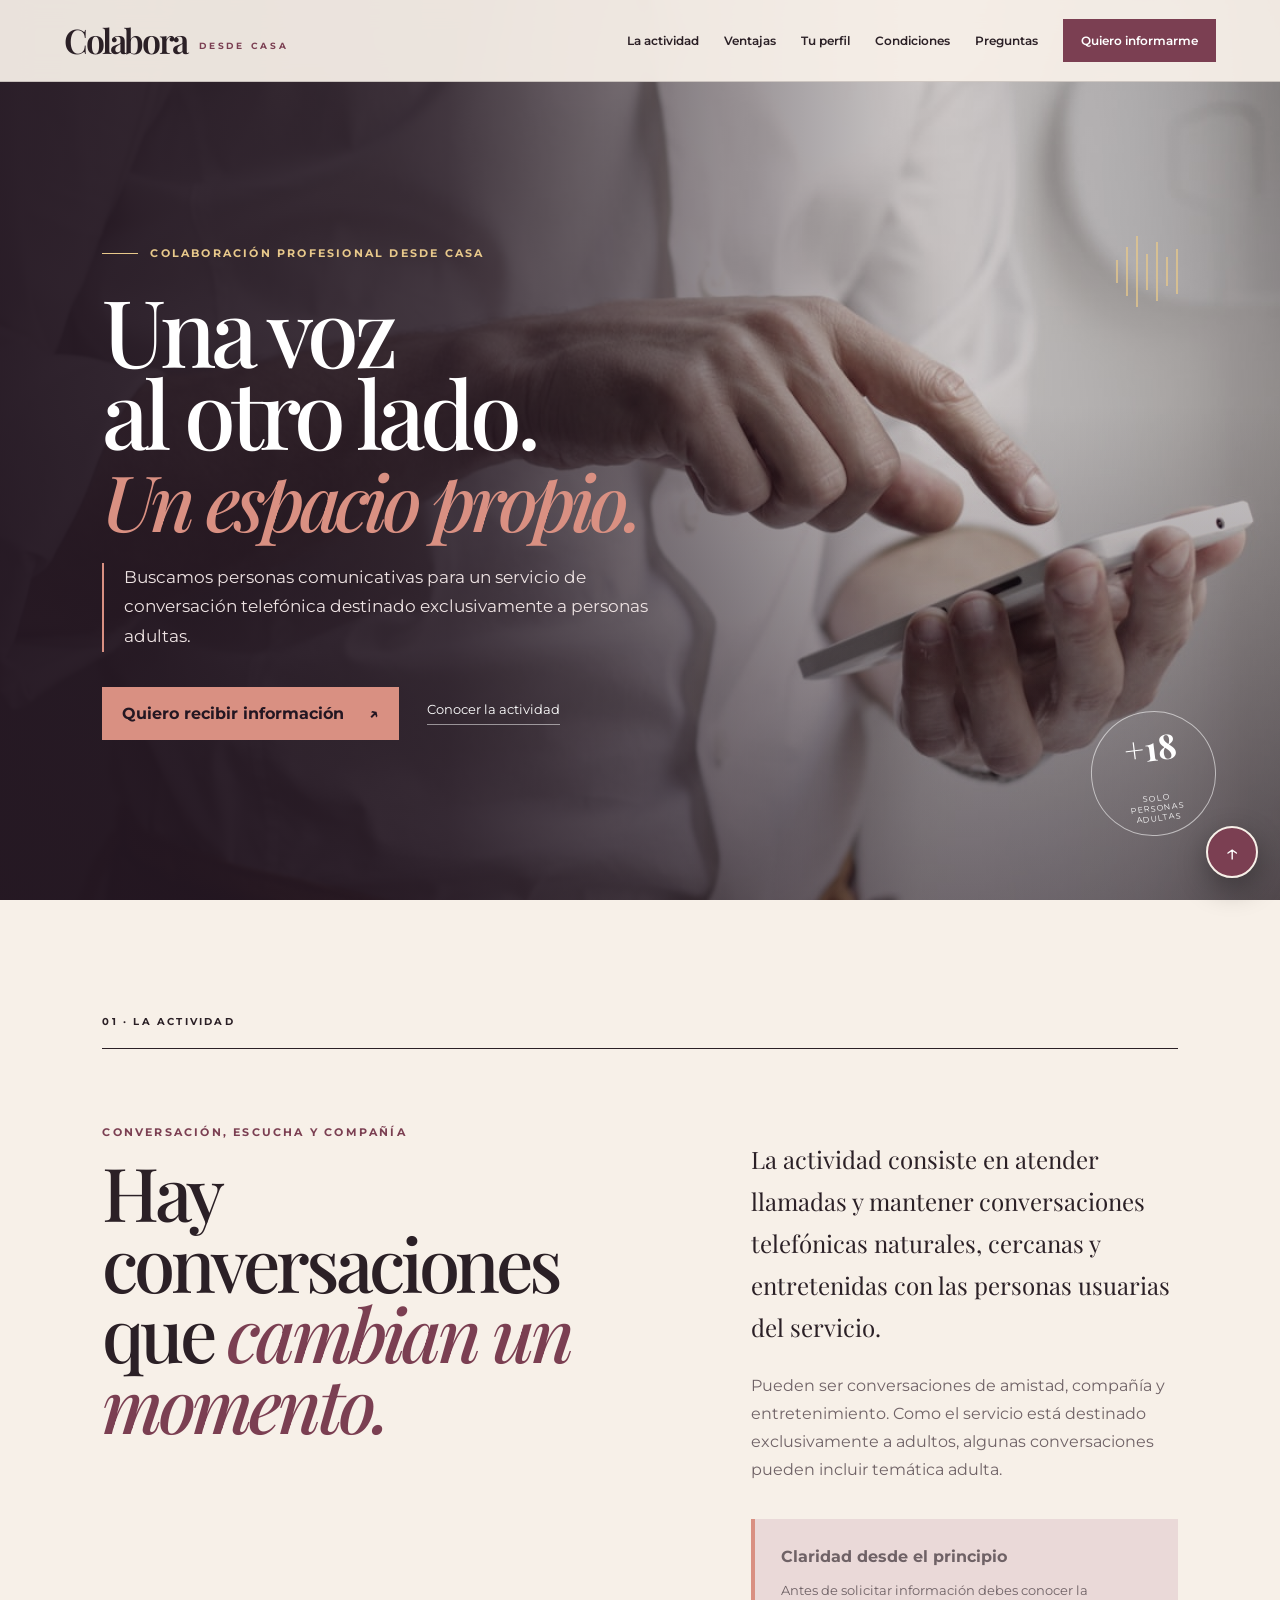
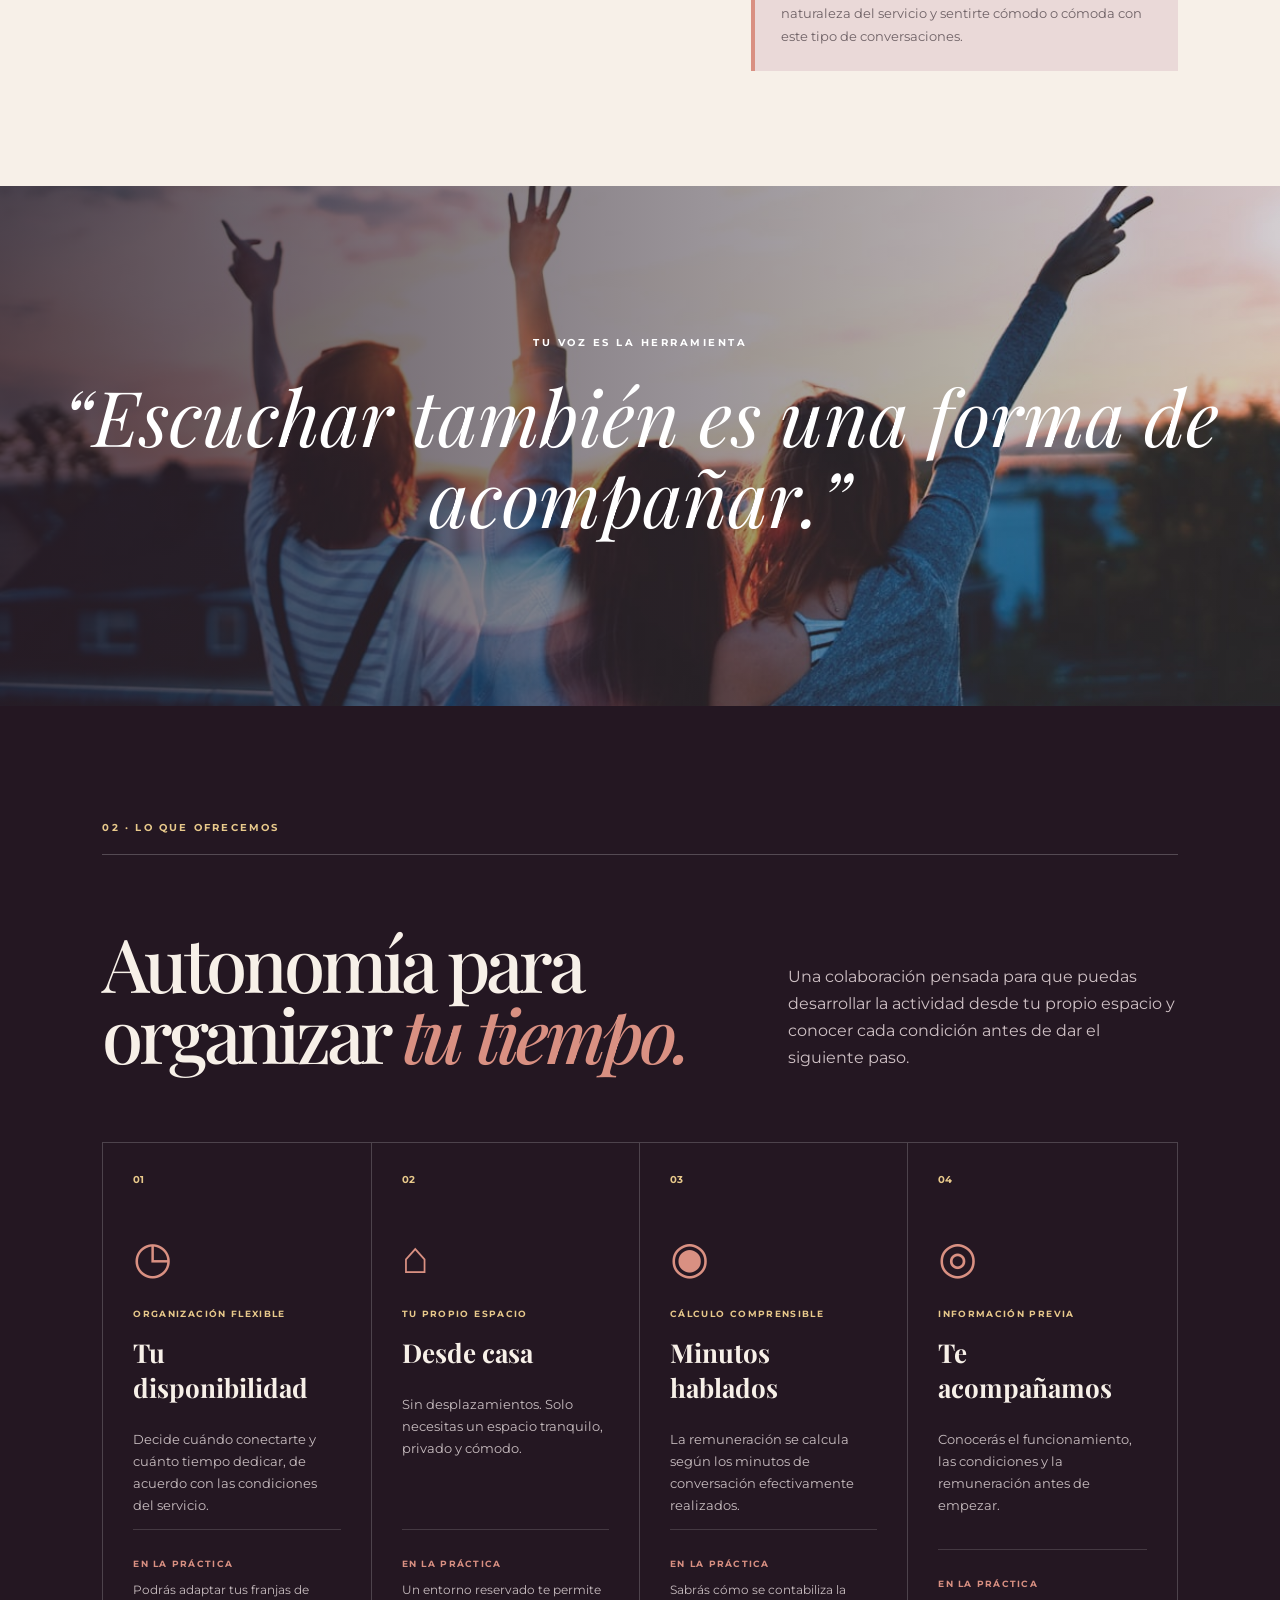
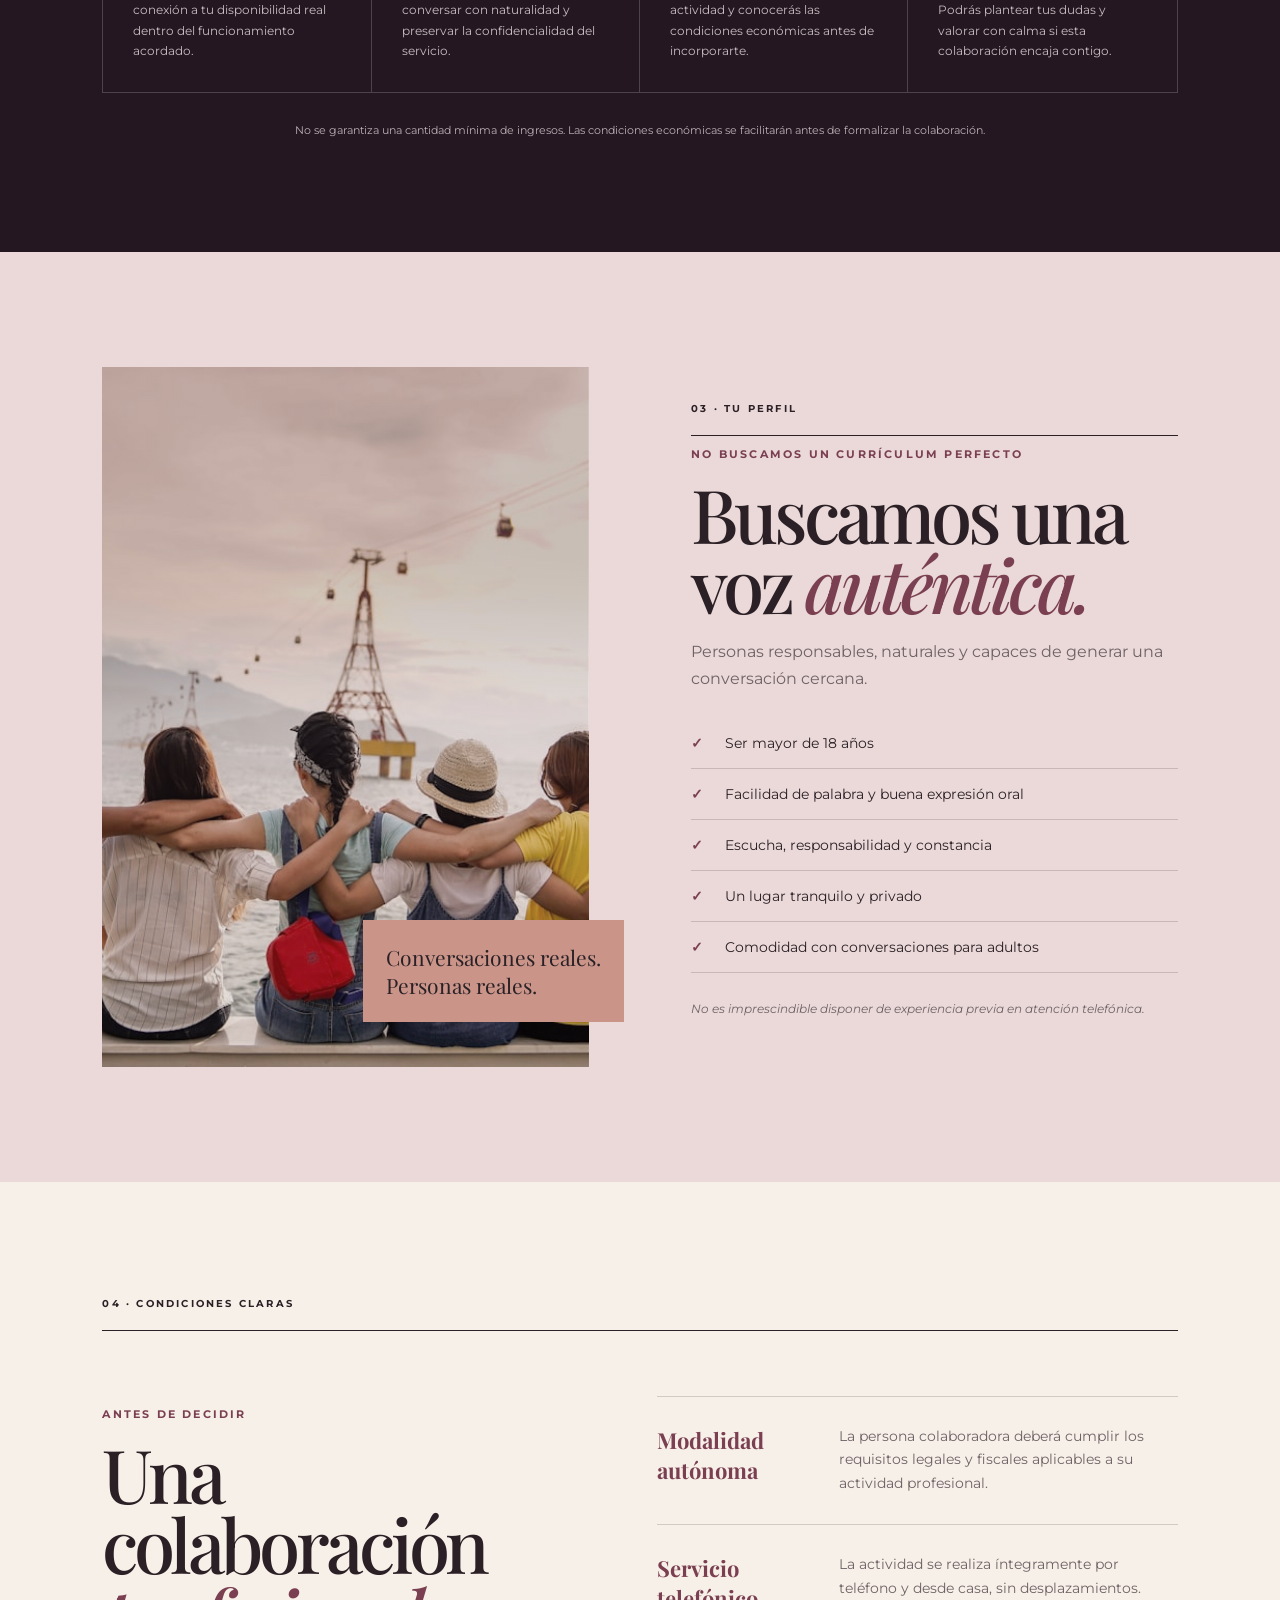
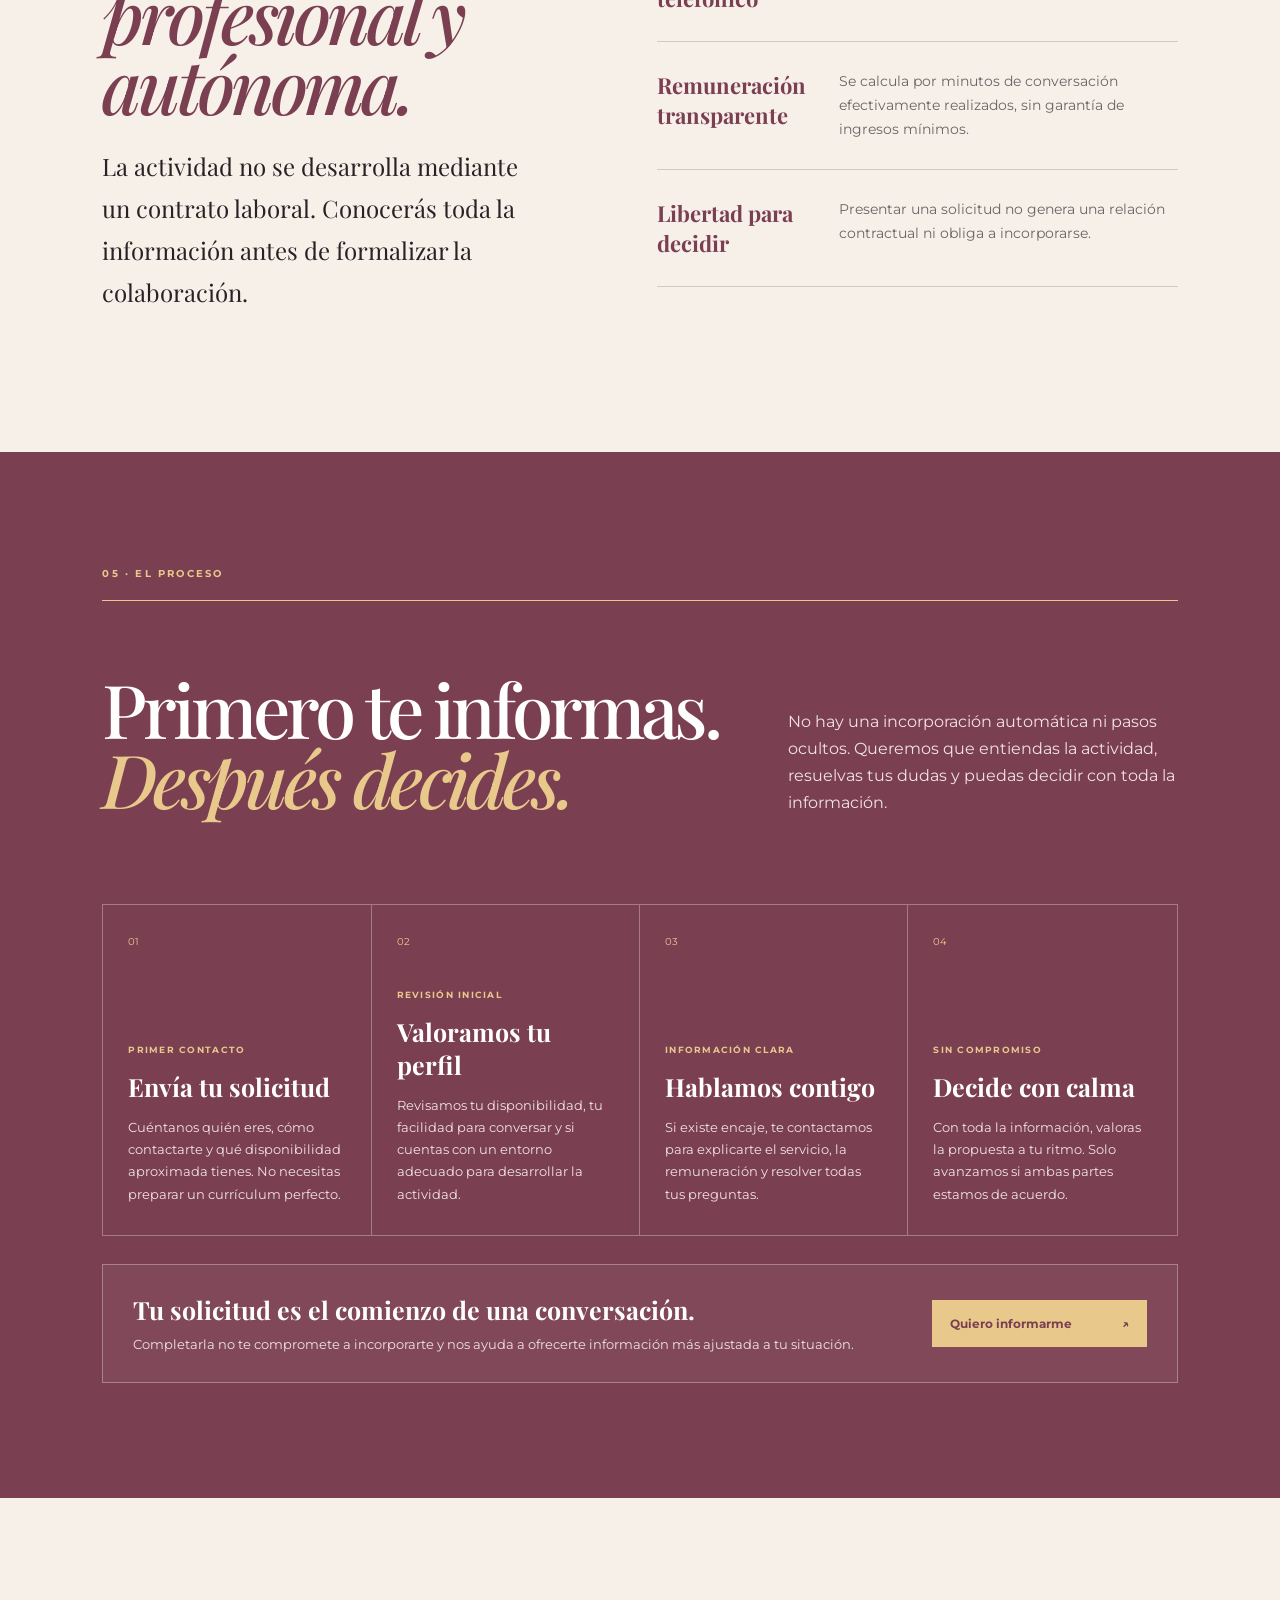
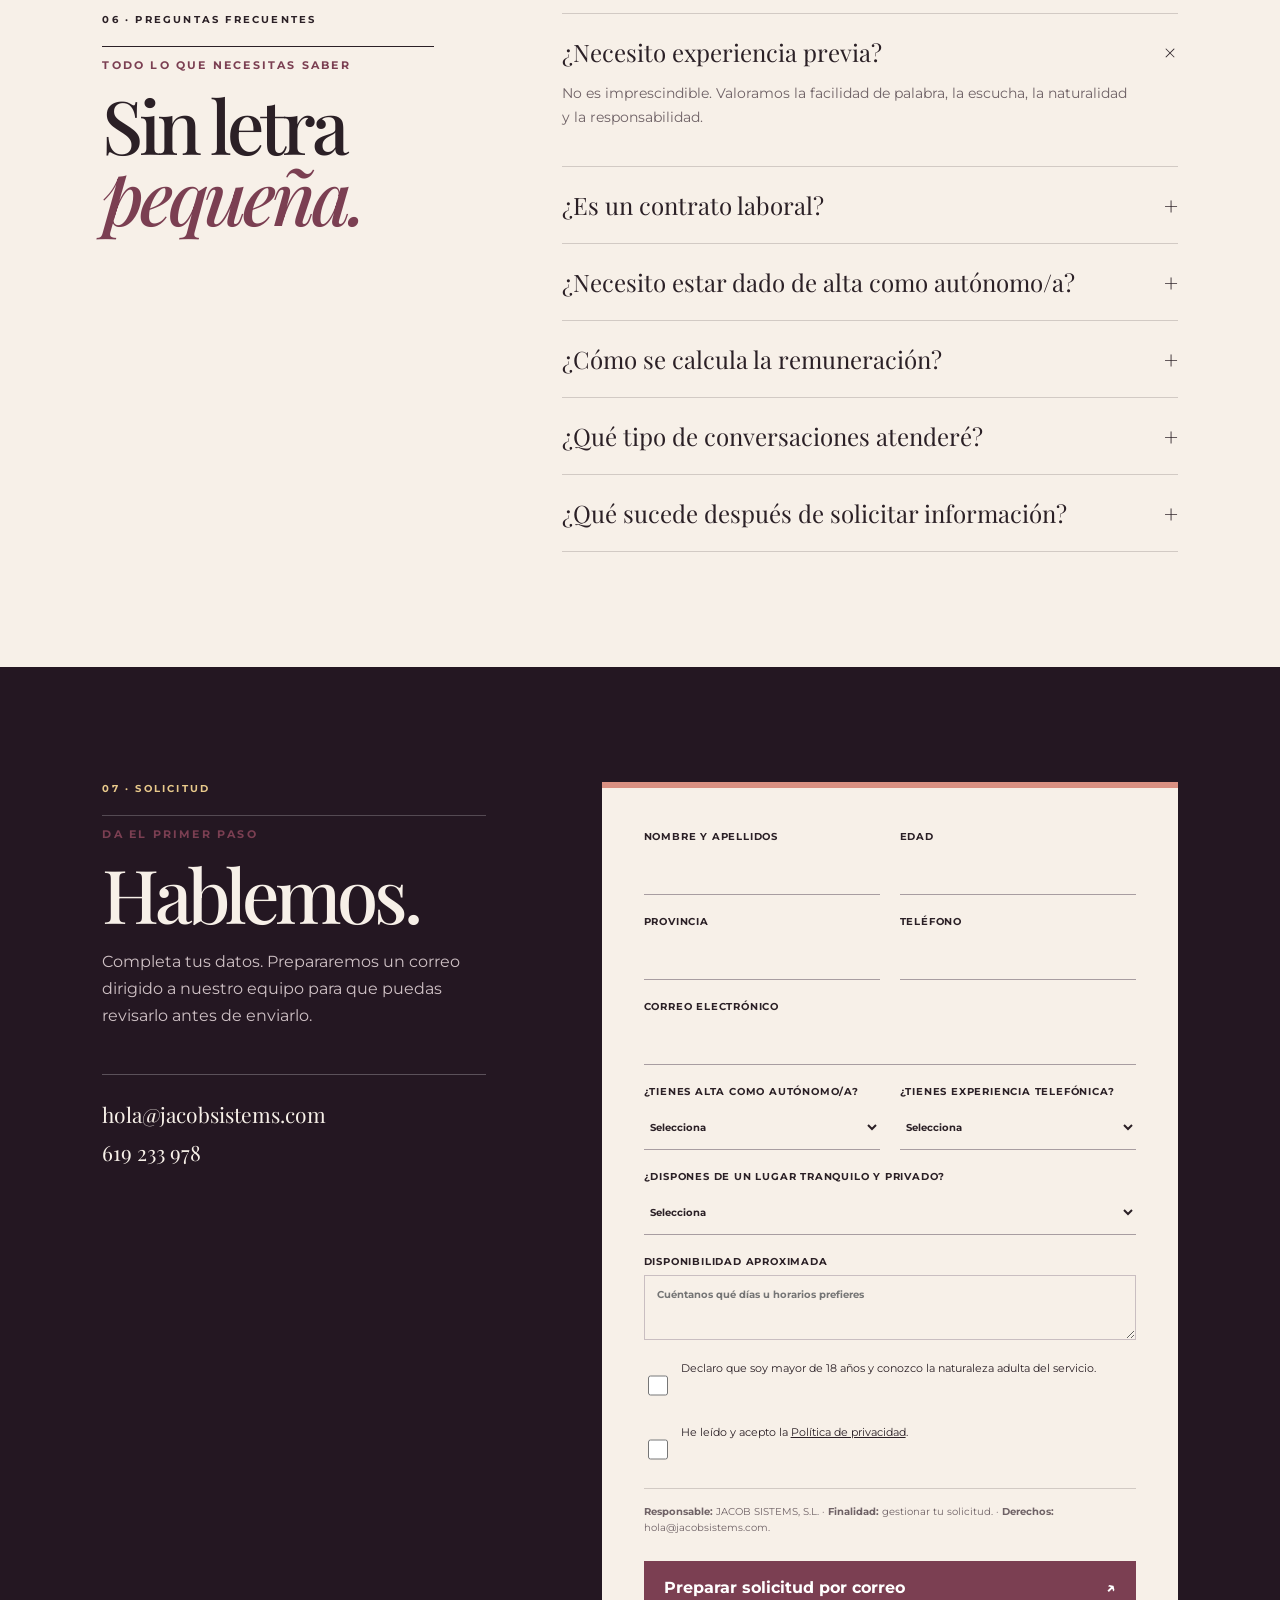
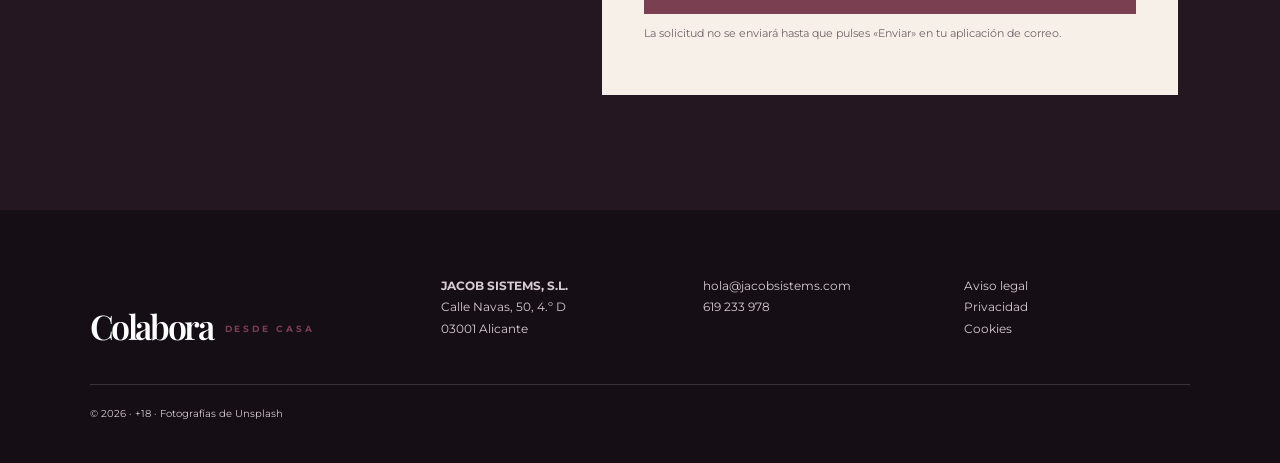
<file: index.html>
<!doctype html>
<html lang="es">
<head>
  <meta charset="utf-8">
  <meta name="viewport" content="width=device-width,initial-scale=1">
  <title>Colabora desde casa | Conversación telefónica para adultos</title>
  <meta name="description" content="Colaboración profesional autónoma desde casa en un servicio de conversación telefónica para adultos. Conoce la actividad, las condiciones y solicita información.">
  <meta name="robots" content="index,follow">
  <meta name="theme-color" content="#241722">
  <meta property="og:title" content="Colabora desde casa">
  <meta property="og:description" content="Una voz al otro lado. Un espacio propio. Conoce nuestra colaboración profesional desde casa.">
  <meta property="og:type" content="website">
  <meta property="og:locale" content="es_ES">
  <link rel="preconnect" href="https://fonts.googleapis.com">
  <link rel="preconnect" href="https://fonts.gstatic.com" crossorigin>
  <link href="https://fonts.googleapis.com/css2?family=Montserrat:wght@400;500;600;700&family=Playfair+Display:ital,wght@0,500;0,600;1,500;1,600&display=swap" rel="stylesheet">
  <link rel="stylesheet" href="css/styles.css">
  <script type="application/ld+json">{"@context":"https://schema.org","@type":"Organization","name":"JACOB SISTEMS, S.L.","email":"hola@jacobsistems.com","telephone":"+34619233978","address":{"@type":"PostalAddress","streetAddress":"Calle Navas, 50, 4.º D","postalCode":"03001","addressLocality":"Alicante","addressCountry":"ES"}}</script>
</head>
<body>
  <a class="skip" href="#contenido">Saltar al contenido</a>
  <header class="header">
    <a class="logo" href="#inicio" aria-label="Colabora desde casa, inicio"><span>Colabora</span><small>desde casa</small></a>
    <button class="menu" type="button" aria-expanded="false" aria-controls="nav"><span class="sr-only">Abrir menú</span><i></i><i></i></button>
    <nav id="nav" aria-label="Navegación principal"><a href="#actividad">La actividad</a><a href="#ventajas">Ventajas</a><a href="#perfil">Tu perfil</a><a href="#condiciones">Condiciones</a><a href="#preguntas">Preguntas</a><a class="nav-cta" href="#solicitud">Quiero informarme</a></nav>
  </header>

  <main id="contenido">
    <section class="hero" id="inicio" aria-labelledby="hero-title">
      <div class="hero-photo" aria-hidden="true"></div><div class="hero-shade" aria-hidden="true"></div>
      <div class="hero-copy">
        <p class="kicker"><span aria-hidden="true"></span> Colaboración profesional desde casa</p>
        <h1 id="hero-title">Una voz<br>al otro lado.<br><em>Un espacio propio.</em></h1>
        <p>Buscamos personas comunicativas para un servicio de conversación telefónica destinado exclusivamente a personas adultas.</p>
        <div class="actions"><a class="button" href="#solicitud">Quiero recibir información <span aria-hidden="true">↗</span></a><a class="link" href="#actividad">Conocer la actividad</a></div>
      </div>
      <aside class="adult" aria-label="Actividad exclusiva para mayores de 18 años"><strong>+18</strong><span>Solo personas adultas</span></aside>
      <div class="voice-lines" aria-hidden="true"><i></i><i></i><i></i><i></i><i></i><i></i><i></i></div>
    </section>

    <section class="activity section" id="actividad">
      <div class="section-id">01 · LA ACTIVIDAD</div>
      <div class="activity-grid">
        <div><p class="overline">Conversación, escucha y compañía</p><h2>Hay conversaciones que <em>cambian un momento.</em></h2></div>
        <div class="prose"><p class="lead">La actividad consiste en atender llamadas y mantener conversaciones telefónicas naturales, cercanas y entretenidas con las personas usuarias del servicio.</p><p>Pueden ser conversaciones de amistad, compañía y entretenimiento. Como el servicio está destinado exclusivamente a adultos, algunas conversaciones pueden incluir temática adulta.</p><div class="truth"><strong>Claridad desde el principio</strong><p>Antes de solicitar información debes conocer la naturaleza del servicio y sentirte cómodo o cómoda con este tipo de conversaciones.</p></div></div>
      </div>
    </section>

    <section class="manifesto" aria-label="Una actividad profesional basada en la voz"><div class="manifesto-photo" aria-hidden="true"></div><div class="manifesto-copy"><span>Tu voz es la herramienta</span><blockquote>“Escuchar también es una forma de acompañar.”</blockquote></div></section>

    <section class="benefits section dark" id="ventajas">
      <div class="section-id">02 · LO QUE OFRECEMOS</div>
      <div class="section-head"><h2>Autonomía para organizar <em>tu tiempo.</em></h2><p>Una colaboración pensada para que puedas desarrollar la actividad desde tu propio espacio y conocer cada condición antes de dar el siguiente paso.</p></div>
      <div class="benefit-grid">
        <article><b>01</b><span aria-hidden="true">◷</span><p class="benefit-label">Organización flexible</p><h3>Tu disponibilidad</h3><p>Decide cuándo conectarte y cuánto tiempo dedicar, de acuerdo con las condiciones del servicio.</p><div class="benefit-extra"><span>En la práctica</span><p>Podrás adaptar tus franjas de conexión a tu disponibilidad real dentro del funcionamiento acordado.</p></div></article>
        <article><b>02</b><span aria-hidden="true">⌂</span><p class="benefit-label">Tu propio espacio</p><h3>Desde casa</h3><p>Sin desplazamientos. Solo necesitas un espacio tranquilo, privado y cómodo.</p><div class="benefit-extra"><span>En la práctica</span><p>Un entorno reservado te permite conversar con naturalidad y preservar la confidencialidad del servicio.</p></div></article>
        <article><b>03</b><span aria-hidden="true">◉</span><p class="benefit-label">Cálculo comprensible</p><h3>Minutos hablados</h3><p>La remuneración se calcula según los minutos de conversación efectivamente realizados.</p><div class="benefit-extra"><span>En la práctica</span><p>Sabrás cómo se contabiliza la actividad y conocerás las condiciones económicas antes de incorporarte.</p></div></article>
        <article><b>04</b><span aria-hidden="true">◎</span><p class="benefit-label">Información previa</p><h3>Te acompañamos</h3><p>Conocerás el funcionamiento, las condiciones y la remuneración antes de empezar.</p><div class="benefit-extra"><span>En la práctica</span><p>Podrás plantear tus dudas y valorar con calma si esta colaboración encaja contigo.</p></div></article>
      </div>
      <p class="fine">No se garantiza una cantidad mínima de ingresos. Las condiciones económicas se facilitarán antes de formalizar la colaboración.</p>
    </section>

    <section class="profile section" id="perfil">
      <div class="profile-photo" aria-hidden="true"><div class="photo-caption">Conversaciones reales.<br>Personas reales.</div></div>
      <div class="profile-copy"><div class="section-id">03 · TU PERFIL</div><p class="overline">No buscamos un currículum perfecto</p><h2>Buscamos una voz <em>auténtica.</em></h2><p>Personas responsables, naturales y capaces de generar una conversación cercana.</p><ul><li>Ser mayor de 18 años</li><li>Facilidad de palabra y buena expresión oral</li><li>Escucha, responsabilidad y constancia</li><li>Un lugar tranquilo y privado</li><li>Comodidad con conversaciones para adultos</li></ul><p class="small">No es imprescindible disponer de experiencia previa en atención telefónica.</p></div>
    </section>

    <section class="conditions section" id="condiciones">
      <div class="section-id">04 · CONDICIONES CLARAS</div>
      <div class="conditions-grid"><div><p class="overline">Antes de decidir</p><h2>Una colaboración <em>profesional y autónoma.</em></h2><p class="lead">La actividad no se desarrolla mediante un contrato laboral. Conocerás toda la información antes de formalizar la colaboración.</p></div><div class="condition-list"><article><b>Modalidad autónoma</b><p>La persona colaboradora deberá cumplir los requisitos legales y fiscales aplicables a su actividad profesional.</p></article><article><b>Servicio telefónico</b><p>La actividad se realiza íntegramente por teléfono y desde casa, sin desplazamientos.</p></article><article><b>Remuneración transparente</b><p>Se calcula por minutos de conversación efectivamente realizados, sin garantía de ingresos mínimos.</p></article><article><b>Libertad para decidir</b><p>Presentar una solicitud no genera una relación contractual ni obliga a incorporarse.</p></article></div></div>
    </section>

    <section class="process section">
      <div class="section-id">05 · EL PROCESO</div>
      <div class="section-head"><h2>Primero te informas.<br><em>Después decides.</em></h2><p>No hay una incorporación automática ni pasos ocultos. Queremos que entiendas la actividad, resuelvas tus dudas y puedas decidir con toda la información.</p></div>
      <ol>
        <li><span>01</span><div><small>Primer contacto</small><h3>Envía tu solicitud</h3><p>Cuéntanos quién eres, cómo contactarte y qué disponibilidad aproximada tienes. No necesitas preparar un currículum perfecto.</p></div></li>
        <li><span>02</span><div><small>Revisión inicial</small><h3>Valoramos tu perfil</h3><p>Revisamos tu disponibilidad, tu facilidad para conversar y si cuentas con un entorno adecuado para desarrollar la actividad.</p></div></li>
        <li><span>03</span><div><small>Información clara</small><h3>Hablamos contigo</h3><p>Si existe encaje, te contactamos para explicarte el servicio, la remuneración y resolver todas tus preguntas.</p></div></li>
        <li><span>04</span><div><small>Sin compromiso</small><h3>Decide con calma</h3><p>Con toda la información, valoras la propuesta a tu ritmo. Solo avanzamos si ambas partes estamos de acuerdo.</p></div></li>
      </ol>
      <div class="process-note"><div><strong>Tu solicitud es el comienzo de una conversación.</strong><p>Completarla no te compromete a incorporarte y nos ayuda a ofrecerte información más ajustada a tu situación.</p></div><a class="process-cta" href="#solicitud">Quiero informarme <span aria-hidden="true">↗</span></a></div>
    </section>

    <section class="faq section" id="preguntas"><div><div class="section-id">06 · PREGUNTAS FRECUENTES</div><p class="overline">Todo lo que necesitas saber</p><h2>Sin letra<br><em>pequeña.</em></h2></div><div class="faq-list"><details open><summary>¿Necesito experiencia previa?<span aria-hidden="true">+</span></summary><p>No es imprescindible. Valoramos la facilidad de palabra, la escucha, la naturalidad y la responsabilidad.</p></details><details><summary>¿Es un contrato laboral?<span aria-hidden="true">+</span></summary><p>No. Es una colaboración profesional autónoma sujeta a los requisitos legales y fiscales aplicables.</p></details><details><summary>¿Necesito estar dado de alta como autónomo/a?<span aria-hidden="true">+</span></summary><p>Puedes solicitar información aunque todavía no dispongas del alta. Antes de incorporarte deberás cumplir los requisitos aplicables.</p></details><details><summary>¿Cómo se calcula la remuneración?<span aria-hidden="true">+</span></summary><p>Según los minutos de conversación efectivamente realizados. No se garantiza una cantidad mínima de ingresos.</p></details><details><summary>¿Qué tipo de conversaciones atenderé?<span aria-hidden="true">+</span></summary><p>Conversaciones de amistad, compañía y entretenimiento con personas adultas. Algunas pueden incluir temática adulta.</p></details><details><summary>¿Qué sucede después de solicitar información?<span aria-hidden="true">+</span></summary><p>Si tu perfil encaja, contactaremos contigo para explicarte el funcionamiento y las condiciones. Después podrás decidir sin compromiso.</p></details></div></section>

    <section class="apply section dark" id="solicitud"><div class="apply-intro"><div class="section-id">07 · SOLICITUD</div><p class="overline">Da el primer paso</p><h2>Hablemos.</h2><p>Completa tus datos. Prepararemos un correo dirigido a nuestro equipo para que puedas revisarlo antes de enviarlo.</p><div class="contact"><a href="mailto:hola@jacobsistems.com">hola@jacobsistems.com</a><a href="tel:+34619233978">619 233 978</a></div></div><form id="form"><div class="two"><label>Nombre y apellidos<input name="nombre" autocomplete="name" required></label><label>Edad<input name="edad" type="number" min="18" required></label></div><div class="two"><label>Provincia<input name="provincia" autocomplete="address-level2" required></label><label>Teléfono<input name="telefono" type="tel" autocomplete="tel" required></label></div><label>Correo electrónico<input name="email" type="email" autocomplete="email" required></label><div class="two"><label>¿Tienes alta como autónomo/a?<select name="autonomo" required><option value="">Selecciona</option><option>Sí</option><option>No</option></select></label><label>¿Tienes experiencia telefónica?<select name="experiencia" required><option value="">Selecciona</option><option>Sí</option><option>No</option></select></label></div><label>¿Dispones de un lugar tranquilo y privado?<select name="espacio" required><option value="">Selecciona</option><option>Sí</option><option>No</option></select></label><label>Disponibilidad aproximada<textarea name="disponibilidad" rows="3" required placeholder="Cuéntanos qué días u horarios prefieres"></textarea></label><label class="check"><input type="checkbox" required><span>Declaro que soy mayor de 18 años y conozco la naturaleza adulta del servicio.</span></label><label class="check"><input type="checkbox" required><span>He leído y acepto la <a href="privacidad.html">Política de privacidad</a>.</span></label><p class="legal-copy"><strong>Responsable:</strong> JACOB SISTEMS, S.L. · <strong>Finalidad:</strong> gestionar tu solicitud. · <strong>Derechos:</strong> hola@jacobsistems.com.</p><button class="button submit" type="submit">Preparar solicitud por correo <span aria-hidden="true">↗</span></button><p class="form-note">La solicitud no se enviará hasta que pulses «Enviar» en tu aplicación de correo.</p><p class="status" role="status" hidden>Abriendo tu aplicación de correo…</p></form></section>
  </main>

  <footer><div class="footer-logo logo"><span>Colabora</span><small>desde casa</small></div><div><b>JACOB SISTEMS, S.L.</b><address>Calle Navas, 50, 4.º D<br>03001 Alicante</address></div><div><a href="mailto:hola@jacobsistems.com">hola@jacobsistems.com</a><br><a href="tel:+34619233978">619 233 978</a></div><nav aria-label="Información legal"><a href="aviso-legal.html">Aviso legal</a><a href="privacidad.html">Privacidad</a><a href="cookies.html">Cookies</a></nav><p>© 2026 · +18 · Fotografías de Unsplash</p></footer>
  <button class="to-top" type="button" aria-label="Volver arriba" title="Volver arriba">↑</button>
  <script src="js/script.js" defer></script>
</body>
</html>
</file>
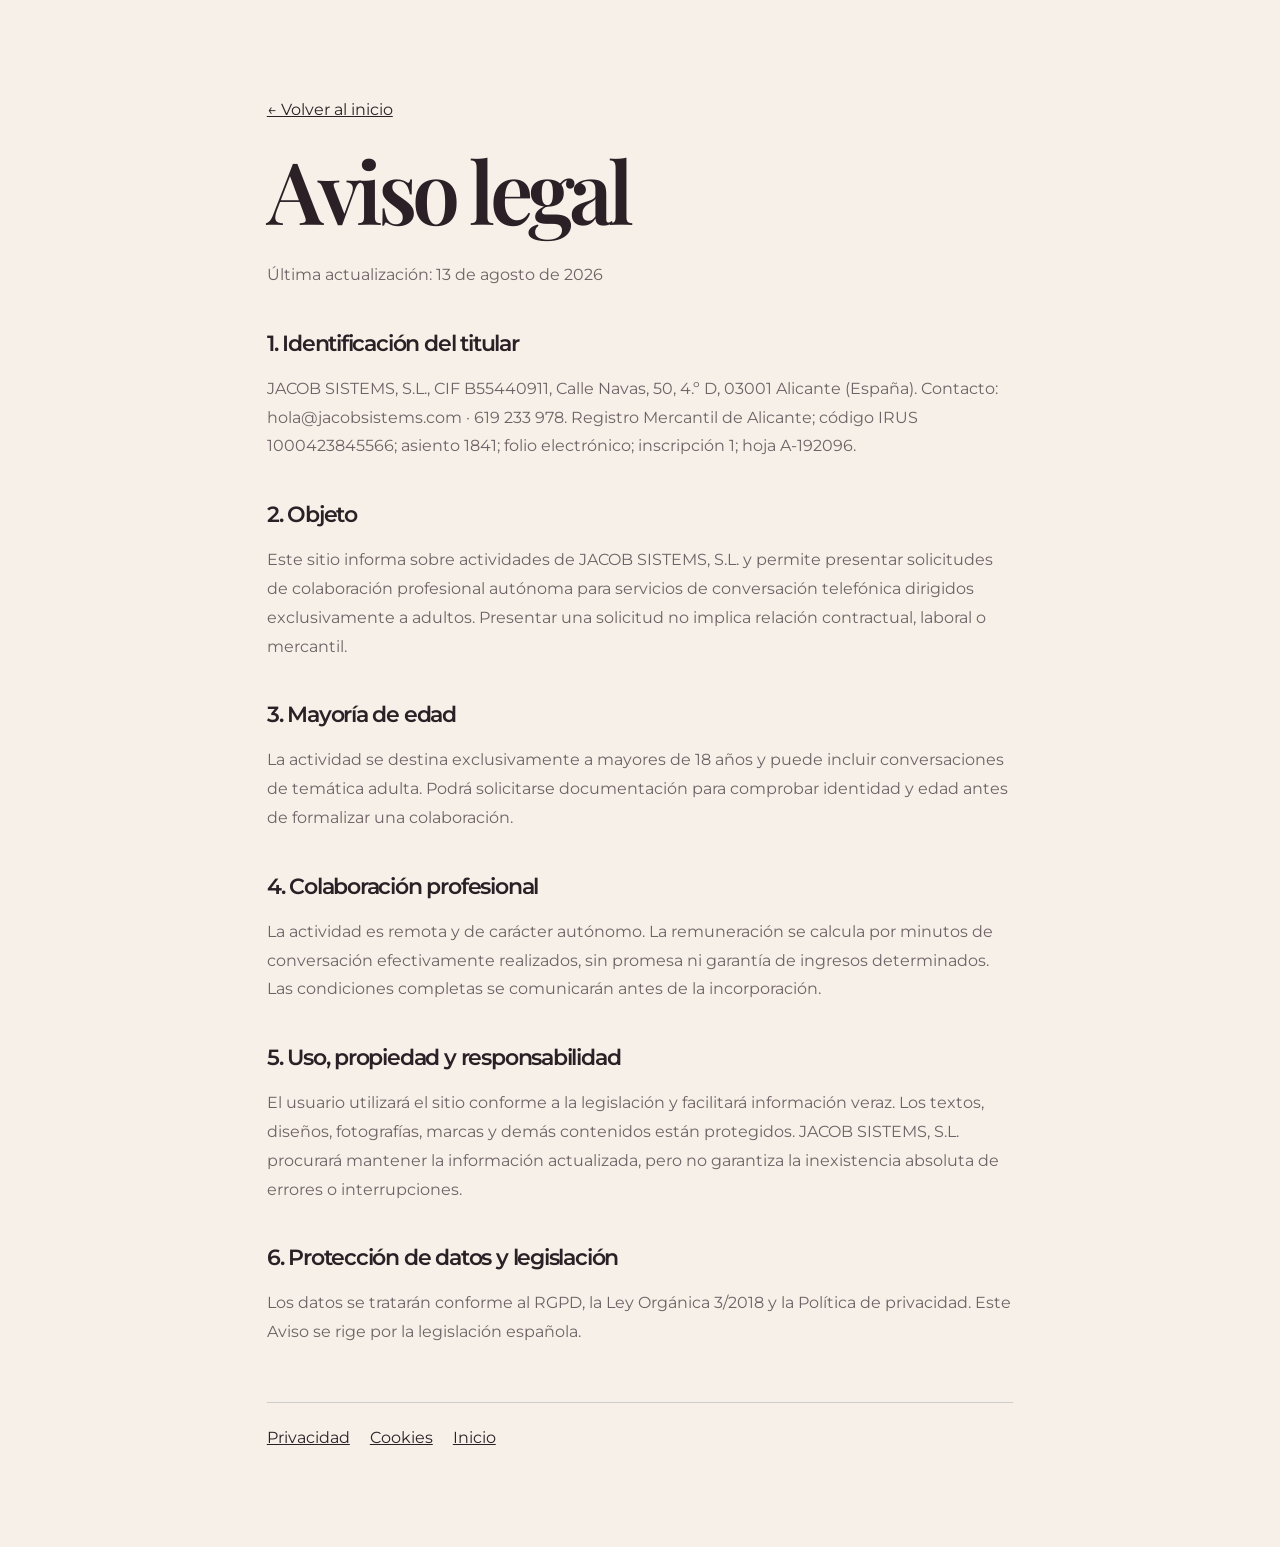
<file: aviso-legal.html>
<!doctype html><html lang="es"><head><meta charset="utf-8"><meta name="viewport" content="width=device-width,initial-scale=1"><title>Aviso legal | Colabora desde casa</title><meta name="description" content="Información legal y condiciones de uso de Colabora desde casa."><link rel="stylesheet" href="css/styles.css"><style>.legal{max-width:900px;margin:auto;padding:100px 6vw}.legal h1{font:600 clamp(50px,8vw,86px)/1 'Playfair Display',serif}.legal h2{margin-top:40px;font:600 22px 'Montserrat',sans-serif}.legal p,.legal li{line-height:1.8;color:#6f6266}.legal>a,.legal nav a{text-decoration:underline}.legal nav{display:flex;gap:20px;flex-wrap:wrap;margin-top:55px;padding-top:25px;border-top:1px solid #ccc}</style></head><body><main class="legal"><a href="index.html">← Volver al inicio</a><h1>Aviso legal</h1><p>Última actualización: 13 de agosto de 2026</p><h2>1. Identificación del titular</h2><p>JACOB SISTEMS, S.L., CIF B55440911, Calle Navas, 50, 4.º D, 03001 Alicante (España). Contacto: <a href="mailto:hola@jacobsistems.com">hola@jacobsistems.com</a> · <a href="tel:+34619233978">619 233 978</a>. Registro Mercantil de Alicante; código IRUS 1000423845566; asiento 1841; folio electrónico; inscripción 1; hoja A-192096.</p><h2>2. Objeto</h2><p>Este sitio informa sobre actividades de JACOB SISTEMS, S.L. y permite presentar solicitudes de colaboración profesional autónoma para servicios de conversación telefónica dirigidos exclusivamente a adultos. Presentar una solicitud no implica relación contractual, laboral o mercantil.</p><h2>3. Mayoría de edad</h2><p>La actividad se destina exclusivamente a mayores de 18 años y puede incluir conversaciones de temática adulta. Podrá solicitarse documentación para comprobar identidad y edad antes de formalizar una colaboración.</p><h2>4. Colaboración profesional</h2><p>La actividad es remota y de carácter autónomo. La remuneración se calcula por minutos de conversación efectivamente realizados, sin promesa ni garantía de ingresos determinados. Las condiciones completas se comunicarán antes de la incorporación.</p><h2>5. Uso, propiedad y responsabilidad</h2><p>El usuario utilizará el sitio conforme a la legislación y facilitará información veraz. Los textos, diseños, fotografías, marcas y demás contenidos están protegidos. JACOB SISTEMS, S.L. procurará mantener la información actualizada, pero no garantiza la inexistencia absoluta de errores o interrupciones.</p><h2>6. Protección de datos y legislación</h2><p>Los datos se tratarán conforme al RGPD, la Ley Orgánica 3/2018 y la Política de privacidad. Este Aviso se rige por la legislación española.</p><nav><a href="privacidad.html">Privacidad</a><a href="cookies.html">Cookies</a><a href="index.html">Inicio</a></nav></main></body></html>
</file>
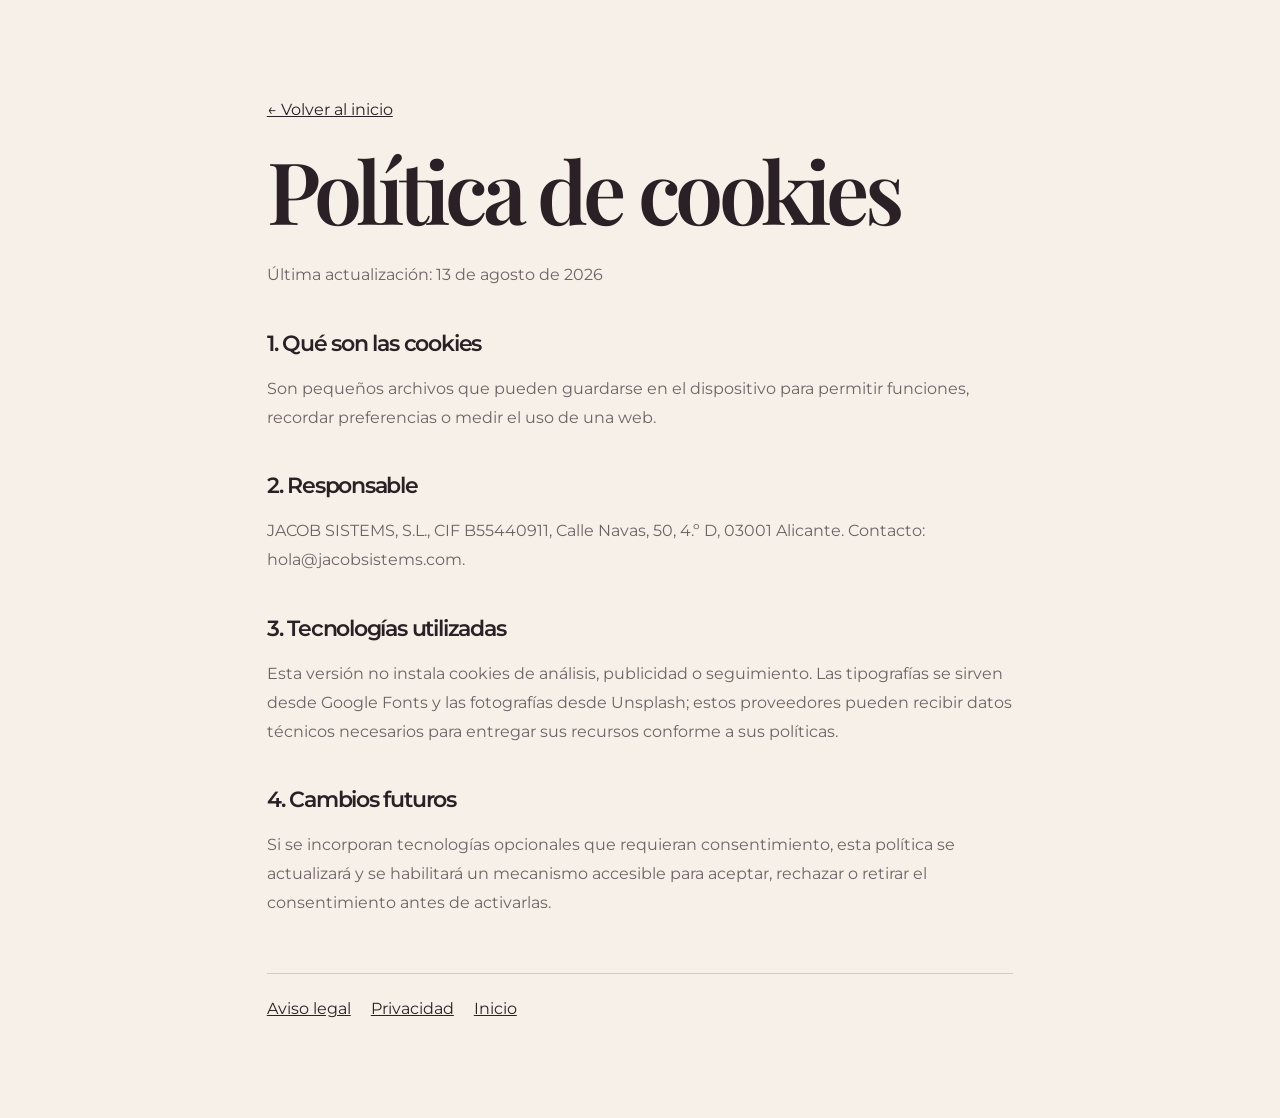
<file: cookies.html>
<!doctype html><html lang="es"><head><meta charset="utf-8"><meta name="viewport" content="width=device-width,initial-scale=1"><title>Política de cookies | Colabora desde casa</title><meta name="description" content="Información sobre cookies y tecnologías utilizadas por Colabora desde casa."><link rel="stylesheet" href="css/styles.css"><style>.legal{max-width:900px;margin:auto;padding:100px 6vw}.legal h1{font:600 clamp(50px,8vw,86px)/1 'Playfair Display',serif}.legal h2{margin-top:40px;font:600 22px 'Montserrat',sans-serif}.legal p{line-height:1.8;color:#6f6266}.legal>a,.legal nav a{text-decoration:underline}.legal nav{display:flex;gap:20px;flex-wrap:wrap;margin-top:55px;padding-top:25px;border-top:1px solid #ccc}</style></head><body><main class="legal"><a href="index.html">← Volver al inicio</a><h1>Política de cookies</h1><p>Última actualización: 13 de agosto de 2026</p><h2>1. Qué son las cookies</h2><p>Son pequeños archivos que pueden guardarse en el dispositivo para permitir funciones, recordar preferencias o medir el uso de una web.</p><h2>2. Responsable</h2><p>JACOB SISTEMS, S.L., CIF B55440911, Calle Navas, 50, 4.º D, 03001 Alicante. Contacto: hola@jacobsistems.com.</p><h2>3. Tecnologías utilizadas</h2><p>Esta versión no instala cookies de análisis, publicidad o seguimiento. Las tipografías se sirven desde Google Fonts y las fotografías desde Unsplash; estos proveedores pueden recibir datos técnicos necesarios para entregar sus recursos conforme a sus políticas.</p><h2>4. Cambios futuros</h2><p>Si se incorporan tecnologías opcionales que requieran consentimiento, esta política se actualizará y se habilitará un mecanismo accesible para aceptar, rechazar o retirar el consentimiento antes de activarlas.</p><nav><a href="aviso-legal.html">Aviso legal</a><a href="privacidad.html">Privacidad</a><a href="index.html">Inicio</a></nav></main></body></html>
</file>
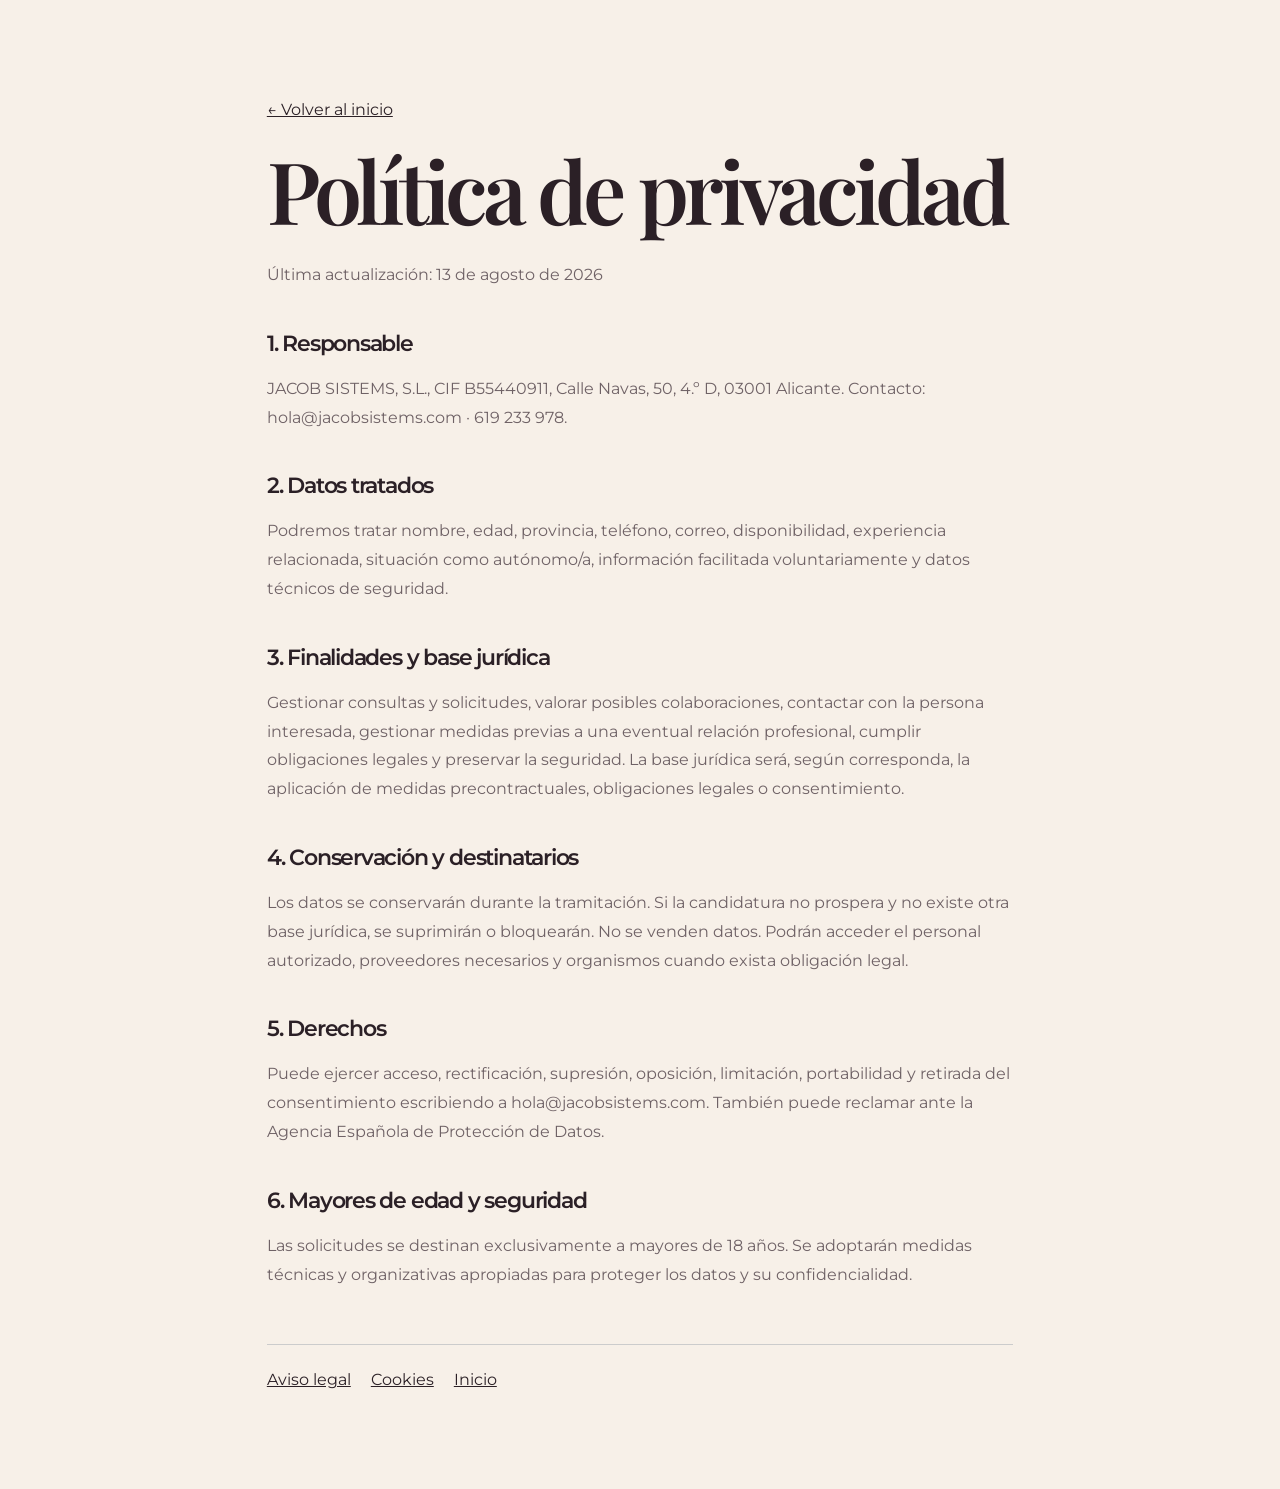
<file: privacidad.html>
<!doctype html><html lang="es"><head><meta charset="utf-8"><meta name="viewport" content="width=device-width,initial-scale=1"><title>Política de privacidad | Colabora desde casa</title><meta name="description" content="Información sobre el tratamiento de datos personales en Colabora desde casa."><link rel="stylesheet" href="css/styles.css"><style>.legal{max-width:900px;margin:auto;padding:100px 6vw}.legal h1{font:600 clamp(50px,8vw,86px)/1 'Playfair Display',serif}.legal h2{margin-top:40px;font:600 22px 'Montserrat',sans-serif}.legal p,.legal li{line-height:1.8;color:#6f6266}.legal>a,.legal nav a{text-decoration:underline}.legal nav{display:flex;gap:20px;flex-wrap:wrap;margin-top:55px;padding-top:25px;border-top:1px solid #ccc}</style></head><body><main class="legal"><a href="index.html">← Volver al inicio</a><h1>Política de privacidad</h1><p>Última actualización: 13 de agosto de 2026</p><h2>1. Responsable</h2><p>JACOB SISTEMS, S.L., CIF B55440911, Calle Navas, 50, 4.º D, 03001 Alicante. Contacto: <a href="mailto:hola@jacobsistems.com">hola@jacobsistems.com</a> · 619 233 978.</p><h2>2. Datos tratados</h2><p>Podremos tratar nombre, edad, provincia, teléfono, correo, disponibilidad, experiencia relacionada, situación como autónomo/a, información facilitada voluntariamente y datos técnicos de seguridad.</p><h2>3. Finalidades y base jurídica</h2><p>Gestionar consultas y solicitudes, valorar posibles colaboraciones, contactar con la persona interesada, gestionar medidas previas a una eventual relación profesional, cumplir obligaciones legales y preservar la seguridad. La base jurídica será, según corresponda, la aplicación de medidas precontractuales, obligaciones legales o consentimiento.</p><h2>4. Conservación y destinatarios</h2><p>Los datos se conservarán durante la tramitación. Si la candidatura no prospera y no existe otra base jurídica, se suprimirán o bloquearán. No se venden datos. Podrán acceder el personal autorizado, proveedores necesarios y organismos cuando exista obligación legal.</p><h2>5. Derechos</h2><p>Puede ejercer acceso, rectificación, supresión, oposición, limitación, portabilidad y retirada del consentimiento escribiendo a hola@jacobsistems.com. También puede reclamar ante la Agencia Española de Protección de Datos.</p><h2>6. Mayores de edad y seguridad</h2><p>Las solicitudes se destinan exclusivamente a mayores de 18 años. Se adoptarán medidas técnicas y organizativas apropiadas para proteger los datos y su confidencialidad.</p><nav><a href="aviso-legal.html">Aviso legal</a><a href="cookies.html">Cookies</a><a href="index.html">Inicio</a></nav></main></body></html>
</file>
<file: css/styles.css>
@import url('https://fonts.googleapis.com/css2?family=Montserrat:wght@400;500;600;700&family=Playfair+Display:ital,wght@0,500;0,600;1,500;1,600&display=swap');
:root{--night:#241722;--wine:#7b3f52;--coral:#d99082;--gold:#e8c98b;--ivory:#f7f0e8;--mist:#ead9d8;--ink:#2b2026;--muted:#6f6266;--line:rgba(43,32,38,.18);--sans:'Montserrat',sans-serif;--serif:'Playfair Display',serif}
*{box-sizing:border-box}html{scroll-behavior:smooth;scroll-padding-top:86px}body{margin:0;background:var(--ivory);color:var(--ink);font-family:var(--sans);font-size:16px}a{color:inherit;text-decoration:none}button,input,select,textarea{font:inherit}.skip{position:fixed;top:10px;left:10px;z-index:9999;transform:translateY(-150%);padding:12px 16px;background:var(--ivory);border:2px solid var(--wine);font-weight:700}.skip:focus{transform:none}.sr-only{position:absolute;width:1px;height:1px;overflow:hidden;clip:rect(0,0,0,0)}:focus-visible{outline:3px solid var(--gold);outline-offset:4px}
.header{position:fixed;inset:0 0 auto;z-index:100;display:flex;align-items:center;justify-content:space-between;height:82px;padding:0 5vw;background:rgba(247,240,232,.94);border-bottom:1px solid var(--line);backdrop-filter:blur(14px)}.logo{display:grid;grid-template-columns:auto auto;gap:12px;align-items:end;width:max-content}.logo span{font-family:var(--serif);font-size:34px;font-weight:600;letter-spacing:-.07em;line-height:.75}.logo small{padding-bottom:2px;color:var(--wine);font-size:9px;font-weight:700;letter-spacing:.31em;text-transform:uppercase;white-space:nowrap}.header nav{display:flex;align-items:center;gap:25px;font-size:12px;font-weight:600}.nav-cta{padding:14px 18px;background:var(--wine);color:white}.menu{display:none;width:44px;height:44px;border:0;background:none}.menu i{display:block;width:25px;height:1px;margin:7px auto;background:var(--night)}
.hero{position:relative;min-height:780px;height:100vh;display:flex;align-items:center;overflow:hidden;color:white}.hero-photo{position:absolute;inset:0;background:url('https://images.unsplash.com/photo-1517841905240-472988babdf9?auto=format&fit=crop&w=2200&q=88') center 30%/cover}.hero-shade{position:absolute;inset:0;background:linear-gradient(90deg,rgba(36,23,34,.96) 0%,rgba(36,23,34,.84) 35%,rgba(36,23,34,.23) 72%),linear-gradient(0deg,rgba(36,23,34,.48),transparent 55%)}.hero-copy{position:relative;z-index:2;width:min(780px,80vw);margin-left:8vw;padding-top:75px}.kicker,.overline{font-size:11px;font-weight:700;letter-spacing:.2em;text-transform:uppercase}.kicker{display:flex;align-items:center;gap:12px;color:var(--gold)}.kicker span{width:36px;height:1px;background:var(--gold)}h1,h2{font-family:var(--serif);font-weight:500;letter-spacing:-.055em}h1{margin:28px 0;font-size:clamp(64px,7.3vw,112px);line-height:.88}h1 em{color:var(--coral);font-size:.83em}.hero-copy>p:last-of-type{max-width:580px;padding-left:20px;border-left:2px solid var(--coral);font-size:17px;line-height:1.75;color:#eee3e3}.actions{display:flex;align-items:center;gap:28px;margin-top:35px}.button{display:inline-flex;align-items:center;justify-content:space-between;gap:25px;padding:17px 20px;border:0;background:var(--coral);color:var(--night);font-weight:700;cursor:pointer}.link{padding-bottom:7px;border-bottom:1px solid #ffffff80;font-size:13px}.adult{position:absolute;right:5vw;bottom:5vw;z-index:3;display:grid;place-items:center;width:125px;height:125px;border:1px solid #ffffff90;border-radius:50%;text-align:center;transform:rotate(-7deg)}.adult strong{font-family:var(--serif);font-size:34px}.adult span{max-width:80px;font-size:8px;letter-spacing:.12em;text-transform:uppercase}.voice-lines{position:absolute;right:8vw;top:26%;z-index:2;display:flex;align-items:center;gap:8px;height:75px;opacity:.72}.voice-lines i{display:block;width:2px;height:30%;background:var(--gold);animation:voice 1.8s ease-in-out infinite}.voice-lines i:nth-child(2){height:65%;animation-delay:.15s}.voice-lines i:nth-child(3){height:95%;animation-delay:.3s}.voice-lines i:nth-child(4){height:48%;animation-delay:.45s}.voice-lines i:nth-child(5){height:78%;animation-delay:.6s}.voice-lines i:nth-child(6){height:38%;animation-delay:.75s}.voice-lines i:nth-child(7){height:60%;animation-delay:.9s}@keyframes voice{50%{transform:scaleY(.45);opacity:.45}}
.section{padding:115px 8vw}.section-id{padding-bottom:20px;border-bottom:1px solid currentColor;font-size:10px;font-weight:700;letter-spacing:.22em}.activity-grid{display:grid;grid-template-columns:1.1fr .9fr;gap:10vw;padding-top:65px}h2{margin:18px 0;font-size:clamp(53px,5.8vw,88px);line-height:.95}h2 em{color:var(--wine)}.overline{color:var(--wine)}.prose,.lead{line-height:1.75}.prose{color:var(--muted)}.lead{font-family:var(--serif);font-size:24px;color:var(--ink)}.truth{margin-top:35px;padding:24px 26px;border-left:4px solid var(--coral);background:var(--mist)}.truth p{margin:8px 0 0;font-size:13px}.manifesto{position:relative;min-height:520px;display:grid;place-items:center;overflow:hidden;color:white}.manifesto-photo{position:absolute;inset:0;background:linear-gradient(90deg,rgba(36,23,34,.68),rgba(36,23,34,.14)),url('https://images.unsplash.com/photo-1499209974431-9dddcece7f88?auto=format&fit=crop&w=2200&q=86') center/cover}.manifesto-copy{position:relative;text-align:center}.manifesto-copy span{font-size:10px;font-weight:700;letter-spacing:.25em;text-transform:uppercase}.manifesto blockquote{margin:25px 0;font-family:var(--serif);font-size:clamp(45px,6vw,84px);font-style:italic;line-height:1.05}.dark{background:var(--night);color:var(--ivory)}.dark .section-id{color:var(--gold);border-color:#ffffff38}.dark h2 em{color:var(--coral)}.section-head{display:flex;align-items:end;justify-content:space-between;gap:50px;padding:55px 0}.section-head h2{max-width:850px}.section-head>p{max-width:360px;color:#cfc1c5;line-height:1.7}.benefit-grid{display:grid;grid-template-columns:repeat(4,1fr);border:1px solid #ffffff30}.benefit-grid article{min-height:355px;padding:30px;border-right:1px solid #ffffff30}.benefit-grid article:last-child{border:0}.benefit-grid b{font-size:10px;color:var(--gold)}.benefit-grid article>span{display:block;margin:52px 0 28px;font-family:var(--serif);font-size:45px;color:var(--coral)}.benefit-grid h3{font-family:var(--serif);font-size:26px}.benefit-grid p{font-size:13px;line-height:1.7;color:#c8bdc0}.fine{text-align:center;margin:30px 0 0;font-size:11px;color:#bcb0b4}
.profile{display:grid;grid-template-columns:1fr 1fr;gap:8vw;background:var(--mist)}.profile-photo{position:relative;min-height:700px;background:url('https://images.unsplash.com/photo-1488426862026-3ee34a7d66df?auto=format&fit=crop&w=1400&q=88') center/cover}.photo-caption{position:absolute;right:-35px;bottom:45px;padding:23px;background:var(--coral);font-family:var(--serif);font-size:21px}.profile-copy{align-self:center}.profile-copy>p:not(.overline){line-height:1.7;color:var(--muted)}.profile ul{list-style:none;padding:10px 0}.profile li{position:relative;padding:16px 0 16px 34px;border-bottom:1px solid var(--line);font-size:14px}.profile li:before{content:'✓';position:absolute;left:0;color:var(--wine);font-weight:700}.small{font-size:12px;font-style:italic}.conditions-grid{display:grid;grid-template-columns:.9fr 1.1fr;gap:10vw;padding-top:65px}.condition-list{border-top:1px solid var(--line)}.condition-list article{display:grid;grid-template-columns:.45fr 1fr;gap:30px;padding:28px 0;border-bottom:1px solid var(--line)}.condition-list b{font-family:var(--serif);font-size:22px;color:var(--wine)}.condition-list p{margin:0;font-size:14px;line-height:1.7;color:var(--muted)}.process{background:var(--wine);color:white}.process .section-id{color:var(--gold)}.process h2 em{color:var(--gold)}.process ol{display:grid;grid-template-columns:repeat(4,1fr);padding:0;list-style:none;border-top:1px solid #ffffff50}.process li{padding:30px 25px;border-right:1px solid #ffffff50}.process li:last-child{border:0}.process li>span{font-size:10px;color:var(--gold)}.process h3{font-family:var(--serif);font-size:24px}.process li p{font-size:13px;line-height:1.6;color:#eadfe2}.faq{display:grid;grid-template-columns:.7fr 1.3fr;gap:10vw}.faq-list details{padding:22px 0;border-top:1px solid var(--line)}.faq-list details:last-child{border-bottom:1px solid var(--line)}summary{display:flex;justify-content:space-between;gap:20px;cursor:pointer;list-style:none;font-family:var(--serif);font-size:24px}summary::-webkit-details-marker{display:none}details[open] summary span{transform:rotate(45deg)}.faq-list p{max-width:680px;padding-right:40px;line-height:1.7;color:var(--muted);font-size:14px}
.apply{display:grid;grid-template-columns:.8fr 1.2fr;gap:9vw}.apply-intro{align-self:start}.apply-intro>p:not(.overline){max-width:480px;line-height:1.7;color:#cfc1c5}.contact{display:grid;gap:10px;margin-top:45px;padding-top:25px;border-top:1px solid #ffffff40}.contact a{font-family:var(--serif);font-size:21px}.apply form{padding:42px;background:var(--ivory);color:var(--ink);border-top:6px solid var(--coral)}.two{display:grid;grid-template-columns:1fr 1fr;gap:20px}.apply label:not(.check){display:flex;flex-direction:column;gap:7px;margin-bottom:20px;font-size:10px;font-weight:700;letter-spacing:.08em;text-transform:uppercase}.apply input,.apply select,.apply textarea{width:100%;min-height:45px;padding:10px 2px;border:0;border-bottom:1px solid #a89da1;background:transparent;color:var(--ink);outline:0;text-transform:none}.apply textarea{padding:12px;border:1px solid #c9bec1;resize:vertical}.apply input:focus-visible,.apply select:focus-visible,.apply textarea:focus-visible{outline:3px solid var(--wine);outline-offset:2px}.check{display:flex;gap:10px;align-items:flex-start;margin:13px 0;font-size:11px;line-height:1.5}.check input{width:20px;height:20px;accent-color:var(--wine)}.check a,.legal-copy a{text-decoration:underline}.legal-copy{padding-top:15px;border-top:1px solid var(--line);font-size:10px;line-height:1.6;color:var(--muted)}.submit{width:100%;margin-top:15px;background:var(--wine);color:white}.form-note,.status{font-size:11px;line-height:1.5;color:var(--muted)}.status{padding:12px;background:var(--mist)}
footer{display:grid;grid-template-columns:1.4fr repeat(3,1fr);gap:35px;padding:65px 7vw 30px;background:#160e15;color:#d7cdd0;font-size:12px;line-height:1.8}.footer-logo{color:white}footer address{font-style:normal}footer nav{display:grid;align-content:start}footer>p{grid-column:1/-1;padding-top:20px;border-top:1px solid #ffffff26;font-size:10px}.to-top{position:fixed;right:22px;bottom:22px;z-index:9999;width:52px;height:52px;border:2px solid var(--ivory);border-radius:50%;background:var(--wine);color:white;font-size:24px;cursor:pointer;box-shadow:0 10px 30px #0005}.to-top:hover{background:var(--coral);color:var(--night)}
@media(max-width:1000px){.header nav{display:none;position:absolute;top:70px;left:0;right:0;flex-direction:column;align-items:flex-start;padding:25px 5vw;background:var(--ivory)}.header nav.open{display:flex}.header{height:70px}.menu{display:block}.activity-grid,.conditions-grid,.faq,.apply{grid-template-columns:1fr}.profile{grid-template-columns:1fr}.profile-photo{min-height:520px}.photo-caption{right:20px}.benefit-grid,.process ol{grid-template-columns:1fr 1fr}.benefit-grid article:nth-child(2){border-right:0}.section-head{align-items:flex-start;flex-direction:column}.apply-intro{padding-bottom:20px}footer{grid-template-columns:1fr 1fr}}
@media(max-width:600px){.section{padding:85px 6vw}.hero-copy{width:88vw;margin-left:6vw}.hero-copy>p:last-of-type{font-size:15px}.actions{align-items:flex-start;flex-direction:column}.adult{width:90px;height:90px}.adult strong{font-size:27px}.voice-lines{display:none}.benefit-grid,.process ol{grid-template-columns:1fr}.benefit-grid article{border-right:0;border-bottom:1px solid #ffffff30}.two{grid-template-columns:1fr}.condition-list article{grid-template-columns:1fr;gap:8px}.apply form{padding:28px 20px}footer{grid-template-columns:1fr}.to-top{right:12px;bottom:12px;width:48px;height:48px}.logo span{font-size:29px}.logo small{font-size:7px}.manifesto{min-height:420px}}
@media(prefers-reduced-motion:reduce){html{scroll-behavior:auto}.voice-lines i{animation:none}}

/* Imágenes locales seleccionadas sin rostros identificables */
.hero-photo{background-image:url('../assets/persona-telefono.jpg');background-position:center 42%;filter:saturate(.72) sepia(.08)}
.manifesto-photo{background-image:linear-gradient(90deg,rgba(36,23,34,.78),rgba(36,23,34,.2)),url('../assets/personas-conexion.jpg');background-position:center 45%}
.profile-photo{background-image:linear-gradient(rgba(123,63,82,.24),rgba(36,23,34,.12)),url('../assets/personas-diversas.jpg');background-position:center;filter:saturate(.74)}

/* Más densidad editorial en ventajas y proceso */
.section-head>p{max-width:390px}
.benefit-grid article{display:flex;min-height:480px;flex-direction:column}
.benefit-grid article>span{margin:38px 0 22px}
.benefit-grid .benefit-label{margin:0;color:var(--gold);font-size:9px;font-weight:700;letter-spacing:.15em;text-transform:uppercase}
.benefit-grid h3{margin:13px 0 10px}
.benefit-extra{margin-top:auto;padding-top:22px;border-top:1px solid #ffffff25}
.benefit-extra span{color:var(--coral);font-size:9px;font-weight:700;letter-spacing:.14em;text-transform:uppercase}
.benefit-extra p{margin:9px 0 0;font-size:12px}
.process .section-head>p{color:#f0e3e5}
.process ol{border:1px solid #ffffff50}
.process li{display:flex;min-height:330px;flex-direction:column;justify-content:space-between}
.process li small{color:var(--gold);font-size:9px;font-weight:700;letter-spacing:.14em;text-transform:uppercase}
.process h3{margin:13px 0;font-size:25px}
.process li p{margin:0;line-height:1.7;color:#f0e3e5}
.process-note{display:grid;grid-template-columns:1fr auto;align-items:center;gap:45px;margin-top:28px;padding:28px 30px;border:1px solid #ffffff50;background:#ffffff0c}
.process-note strong{font-family:var(--serif);font-size:25px}
.process-note p{max-width:760px;margin:8px 0 0;color:#f0e3e5;font-size:13px;line-height:1.6}
.process-cta{display:inline-flex;align-items:center;justify-content:space-between;gap:35px;min-width:215px;padding:16px 18px;background:var(--gold);color:var(--wine);font-size:12px;font-weight:700}

@media(max-width:600px){
  .benefit-grid article{min-height:0;padding:28px 26px}
  .benefit-grid article>span{margin:28px 0 20px}
  .benefit-extra{margin-top:24px}
  .process li{min-height:0;gap:55px;padding:28px 26px;border-right:0;border-bottom:1px solid #ffffff50}
  .process li:last-child{border-bottom:0}
  .process-note{grid-template-columns:1fr;gap:22px;padding:26px}
  .process-note strong{font-size:23px}
  .process-cta{width:100%}
}
</file>
